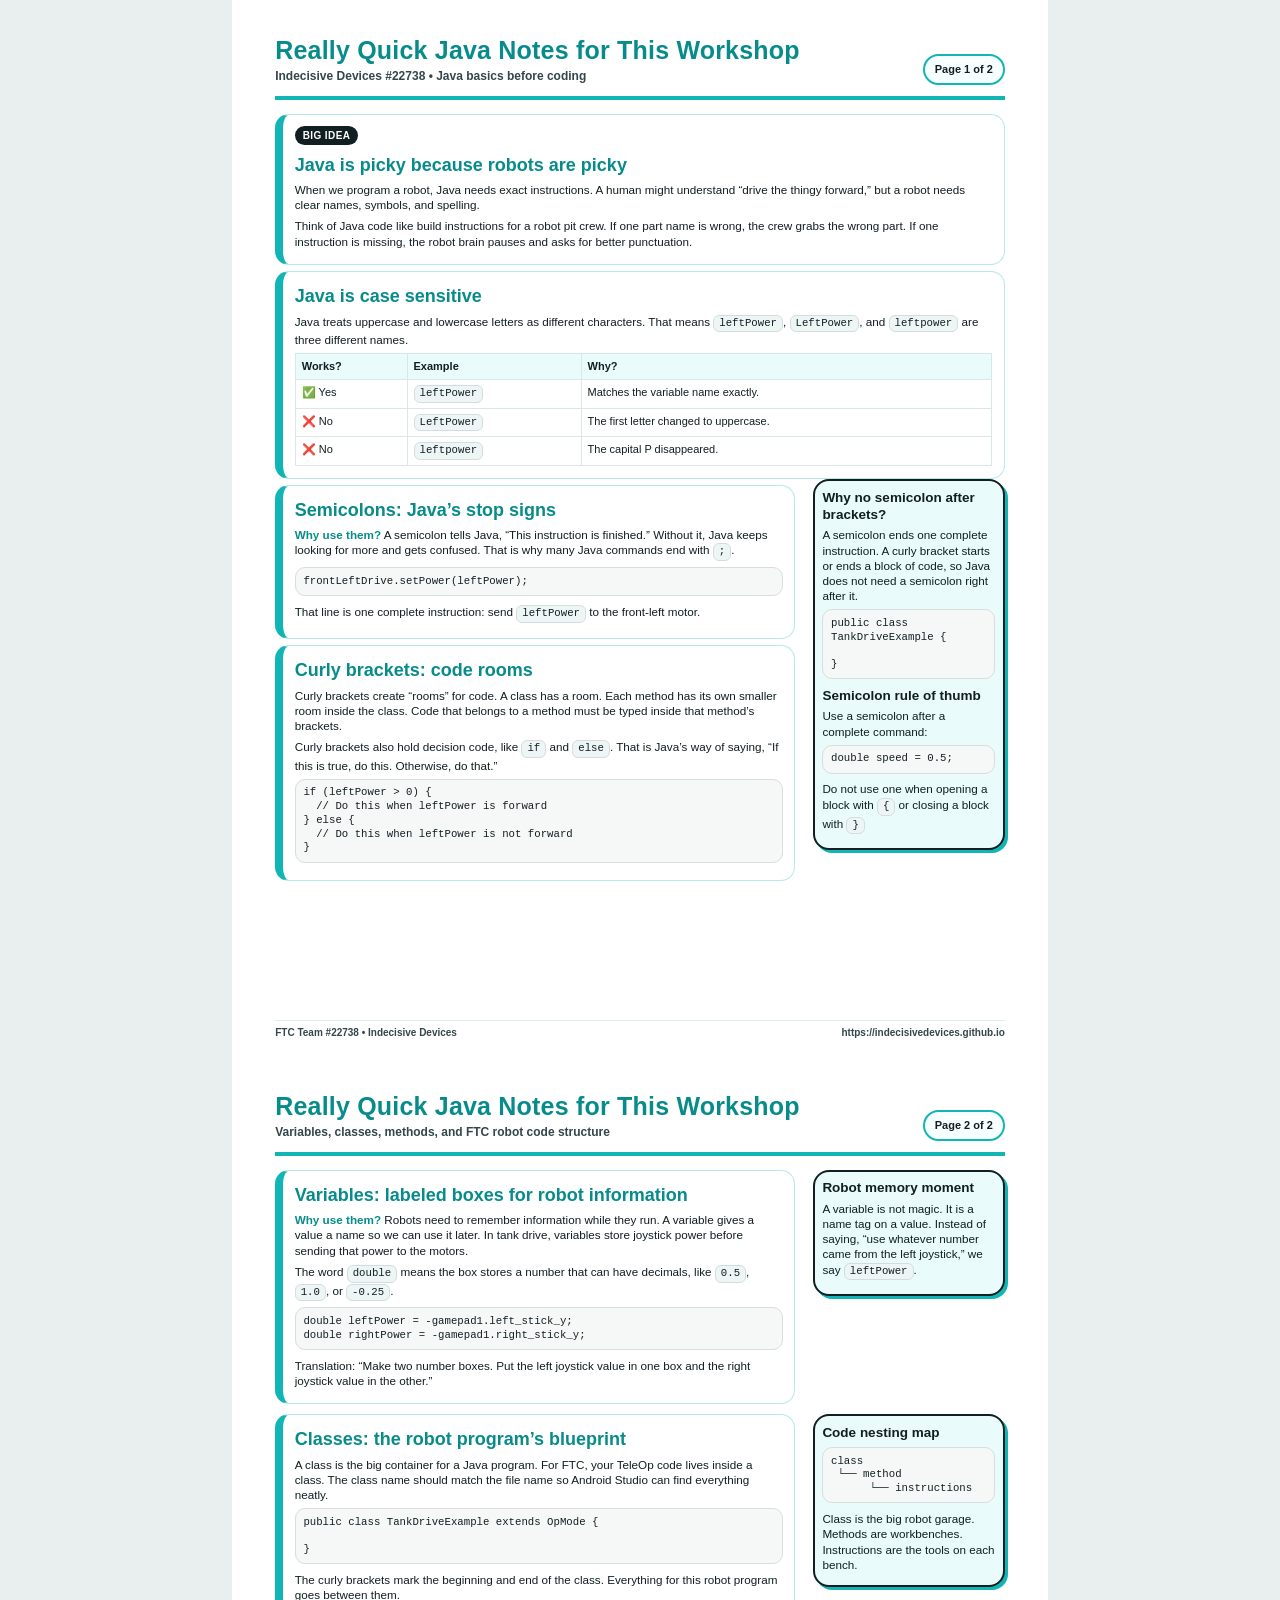
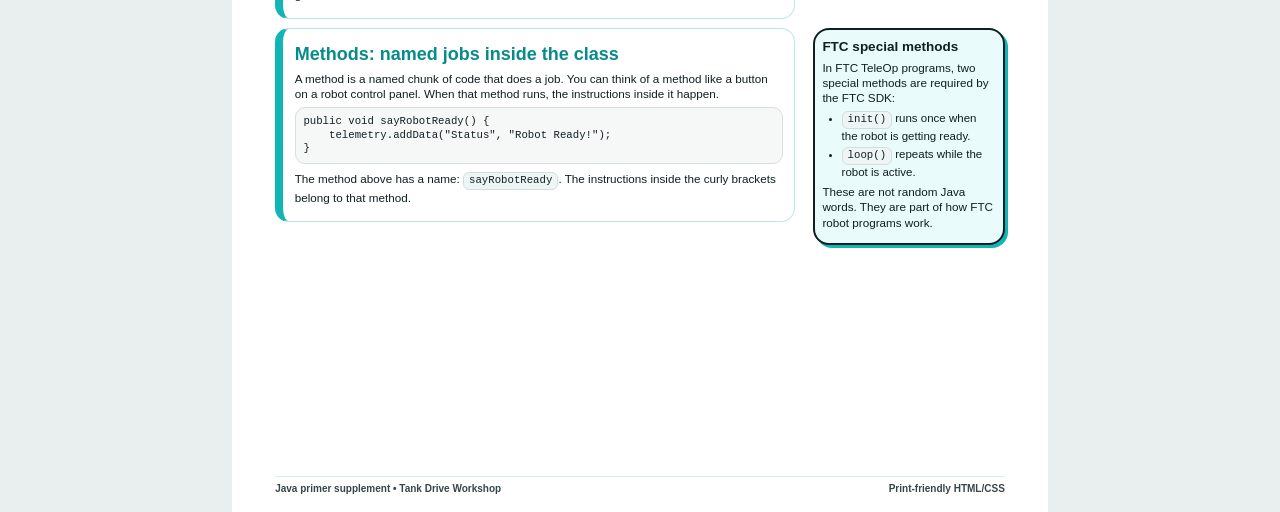
<file: TeamCode/FTC-Workshop/java_primer.html>
<!DOCTYPE html>
<html lang="en">
<head>
  <meta charset="UTF-8" />
  <meta name="viewport" content="width=device-width, initial-scale=1.0" />
  <title>Quick Java Notes for This FTC Workshop</title>
  <style>
    :root {
      --teal: #11b5b5;
      --teal-dark: #078b8b;
      --ink: #111f22;
      --soft-ink: #34464a;
      --paper: #ffffff;
      --panel: #eafbfb;
      --line: #b8e8e8;
      --code-bg: #f6f8f8;
      --red: #c94c59;
      --gold: #d9b64f;
    }

    * { box-sizing: border-box; }

    body {
      margin: 0;
      background: #e9eeee;
      color: var(--ink);
      font-family: Arial, Helvetica, sans-serif;
      line-height: 1.3;
    }

    .handout {
      width: 8.5in;
      margin: 0 auto;
      background: var(--paper);
    }

    .page {
      width: 8.5in;
      min-height: 11in;
      padding: 0.35in 0.45in 0.36in;
      background: var(--paper);
      page-break-after: always;
      position: relative;
      overflow: hidden;
    }

    .page:last-child { page-break-after: auto; }

    header {
      border-bottom: 4px solid var(--teal);
      padding-bottom: 0.12in;
      margin-bottom: 0.14in;
      display: grid;
      grid-template-columns: 1fr auto;
      gap: 0.18in;
      align-items: end;
    }

    h1 {
      margin: 0;
      color: var(--teal-dark);
      font-size: 25px;
      letter-spacing: 0.2px;
    }

    .subtitle {
      margin-top: 3px;
      color: var(--soft-ink);
      font-size: 12px;
      font-weight: 700;
    }

    .badge {
      border: 2px solid var(--teal);
      color: var(--ink);
      border-radius: 999px;
      padding: 6px 10px;
      font-size: 11px;
      font-weight: 800;
      white-space: nowrap;
      background: #f7ffff;
    }

    h2 {
      margin: 0.04in 0 0.05in;
      color: var(--teal-dark);
      font-size: 18px;
    }

    h3 {
      margin: 0 0 0.04in;
      font-size: 13.5px;
      color: var(--ink);
    }

    p {
      margin: 0 0 0.06in;
      font-size: 11.7px;
    }

    .pair {
      display: grid;
      grid-template-columns: 1.95fr 0.72fr;
      gap: 0.18in;
      align-items: start;
      margin-bottom: 0.10in;
    }

    .right-stack {
      display: flex;
      flex-direction: column;
      gap: 0.10in;
    }

    .empty-note { min-height: 1px; }

    .card {
      border: 1.5px solid var(--line);
      border-left: 8px solid var(--teal);
      border-radius: 14px;
      padding: 0.1in 0.12in;
      background: #ffffff;
    }

    .card.yellow {
      border-left-color: var(--gold);
      background: #fffdf2;
    }

    .card.red {
      border-left-color: var(--red);
      background: #fff8f9;
    }

    .side-note {
      border: 2px solid var(--ink);
      border-radius: 16px;
      padding: 0.08in;
      background: var(--panel);
      box-shadow: 3px 3px 0 var(--teal);
      font-size: 10.6px;
    }

    .tiny-label {
      display: inline-block;
      background: var(--ink);
      color: white;
      border-radius: 999px;
      padding: 3px 8px;
      font-size: 10px;
      font-weight: 800;
      letter-spacing: 0.4px;
      text-transform: uppercase;
      margin-bottom: 5px;
    }

    .code {
      background: var(--code-bg);
      border: 1px solid #d8dddd;
      border-radius: 10px;
      padding: 0.07in 0.08in;
      margin: 0.06in 0 0.08in;
      font-family: "Courier New", Courier, monospace;
      font-size: 10.7px;
      line-height: 1.28;
      white-space: pre-wrap;
    }

    .code .bad {
      color: var(--red);
      font-weight: 800;
    }

    .code .good {
      color: var(--teal-dark);
      font-weight: 800;
    }

    .why {
      font-weight: 800;
      color: var(--teal-dark);
    }

    ul {
      margin: 0.04in 0 0.05in 0.20in;
      padding: 0;
      font-size: 11.5px;
    }

    li { margin-bottom: 0.03in; }

    .footer {
      position: absolute;
      left: 0.45in;
      right: 0.45in;
      bottom: 0.18in;
      display: flex;
      justify-content: space-between;
      border-top: 1px solid #d7eeee;
      padding-top: 0.05in;
      font-size: 10px;
      color: var(--soft-ink);
      font-weight: 700;
    }

    .mini-table {
      width: 100%;
      border-collapse: collapse;
      font-size: 11px;
      margin: 0.06in 0 0.02in;
    }

    .mini-table th,
    .mini-table td {
      border: 1px solid #d9e7e7;
      padding: 5px 6px;
      vertical-align: top;
    }

    .mini-table th {
      background: #eafbfb;
      text-align: left;
      color: var(--ink);
    }

    .pill {
      display: inline-block;
      font-family: "Courier New", Courier, monospace;
      background: #eef5f5;
      border: 1px solid #d4dddd;
      border-radius: 6px;
      padding: 1px 5px;
      font-size: 10.7px;
    }

    @media print {
      body { background: white; }
      .handout { width: auto; }
      .page { margin: 0; box-shadow: none; }
    }
  </style>
</head>
<body>
  <main class="handout">
    <section class="page">
      <header>
        <div>
          <h1>Really Quick Java Notes for This Workshop</h1>
          <div class="subtitle">Indecisive Devices #22738 • Java basics before coding</div>
        </div>
        <div class="badge">Page 1 of 2</div>
      </header>
      <p>
        <div class="card">
          <span class="tiny-label">Big Idea</span>
          <h2>Java is picky because robots are picky</h2>
          <p>When we program a robot, Java needs exact instructions. A human might understand “drive the thingy forward,” but a robot needs clear names, symbols, and spelling.</p>
          <p>Think of Java code like build instructions for a robot pit crew. If one part name is wrong, the crew grabs the wrong part. If one instruction is missing, the robot brain pauses and asks for better punctuation.</p>
        </div>
      </p>
      <div class="card">
        <h2>Java is case sensitive</h2>
        <p>Java treats uppercase and lowercase letters as different characters. That means <span class="pill">leftPower</span>, <span class="pill">LeftPower</span>, and <span class="pill">leftpower</span> are three different names.</p>
        <table class="mini-table">
          <thead>
            <tr>
              <th>Works?</th>
              <th>Example</th>
              <th>Why?</th>
            </tr>
          </thead>
          <tbody>
            <tr>
              <td>✅ Yes</td>
              <td><span class="pill">leftPower</span></td>
              <td>Matches the variable name exactly.</td>
            </tr>
            <tr>
              <td>❌ No</td>
              <td><span class="pill">LeftPower</span></td>
              <td>The first letter changed to uppercase.</td>
            </tr>
            <tr>
              <td>❌ No</td>
              <td><span class="pill">leftpower</span></td>
              <td>The capital P disappeared.</td>
            </tr>
          </tbody>
        </table>
      </div>
      <div class="pair">
        <div>
            <p>
                <div class="card">
                    <h2>Semicolons: Java’s stop signs</h2>
                    <p><span class="why">Why use them?</span> A semicolon tells Java, “This instruction is finished.” Without it, Java keeps looking for more and gets confused. That is why many Java commands end with <span class="pill">;</span>.</p>
                    <div class="code">frontLeftDrive.setPower(leftPower);</div>
                    <p>That line is one complete instruction: send <span class="pill">leftPower</span> to the front-left motor.</p>
                </div>
            </p>
            <p>
                <div class="card">
                    <h2>Curly brackets: code rooms</h2>
                    <p>Curly brackets create “rooms” for code. A class has a room. Each method has its own smaller room inside the class. Code that belongs to a method must be typed inside that method’s brackets.</p>
                    <p>Curly brackets also hold decision code, like <span class="pill">if</span> and <span class="pill">else</span>. That is Java’s way of saying, “If this is true, do this. Otherwise, do that.”</p>
                    <div class="code">if (leftPower &gt; 0) {
  // Do this when leftPower is forward
} else {
  // Do this when leftPower is not forward
}</div>
                </div>
            </p>
        </div>
          <div class="right-stack">
              <aside class="side-note">
                  <h3>Why no semicolon after brackets?</h3>
                  <p>A semicolon ends one complete instruction. A curly bracket starts or ends a block of code, so Java does not need a semicolon right after it.</p>
                  <div class="code">public class TankDriveExample {

}</div>
                  <h3>Semicolon rule of thumb</h3>
                  <p>Use a semicolon after a complete command:</p>
                  <div class="code">double speed = 0.5;</div>
                  <p>Do not use one when opening a block with <span class="pill">{</span> or closing a block with <span class="pill">}</span></p>
              </aside>
          </div>
      </div>

      <div class="footer">
        <span>FTC Team #22738 • Indecisive Devices</span>
        <span>https://indecisivedevices.github.io</span>
      </div>
    </section>

    <section class="page">
      <header>
        <div>
          <h1>Really Quick Java Notes for This Workshop</h1>
          <div class="subtitle">Variables, classes, methods, and FTC robot code structure</div>
        </div>
        <div class="badge">Page 2 of 2</div>
      </header>

      <div class="pair">
        <div class="card">
          <h2>Variables: labeled boxes for robot information</h2>
          <p><span class="why">Why use them?</span> Robots need to remember information while they run. A variable gives a value a name so we can use it later. In tank drive, variables store joystick power before sending that power to the motors.</p>
          <p>The word <span class="pill">double</span> means the box stores a number that can have decimals, like <span class="pill">0.5</span>, <span class="pill">1.0</span>, or <span class="pill">-0.25</span>.</p>
          <div class="code">double leftPower = -gamepad1.left_stick_y;
double rightPower = -gamepad1.right_stick_y;</div>
          <p>Translation: “Make two number boxes. Put the left joystick value in one box and the right joystick value in the other.”</p>
        </div>
        <aside class="side-note">
          <h3>Robot memory moment</h3>
          <p>A variable is not magic. It is a name tag on a value. Instead of saying, “use whatever number came from the left joystick,” we say <span class="pill">leftPower</span>.</p>
        </aside>
      </div>

      <div class="pair">
        <div class="card">
          <h2>Classes: the robot program’s blueprint</h2>
          <p>A class is the big container for a Java program. For FTC, your TeleOp code lives inside a class. The class name should match the file name so Android Studio can find everything neatly.</p>
          <div class="code">public class TankDriveExample extends OpMode {

}</div>
          <p>The curly brackets mark the beginning and end of the class. Everything for this robot program goes between them.</p>
        </div>
        <aside class="side-note">
          <h3>Code nesting map</h3>
          <div class="code">class
 └── method
      └── instructions</div>
          <p>Class is the big robot garage. Methods are workbenches. Instructions are the tools on each bench.</p>
        </aside>
      </div>

      <div class="pair">
        <div class="card">
          <h2>Methods: named jobs inside the class</h2>
          <p>A method is a named chunk of code that does a job. You can think of a method like a button on a robot control panel. When that method runs, the instructions inside it happen.</p>
          <div class="code">public void sayRobotReady() {
    telemetry.addData("Status", "Robot Ready!");
}</div>
          <p>The method above has a name: <span class="pill">sayRobotReady</span>. The instructions inside the curly brackets belong to that method.</p>
        </div>
        <aside class="side-note">
          <h3>FTC special methods</h3>
          <p>In FTC TeleOp programs, two special methods are required by the FTC SDK:</p>
          <ul>
            <li><span class="pill">init()</span> runs once when the robot is getting ready.</li>
            <li><span class="pill">loop()</span> repeats while the robot is active.</li>
          </ul>
          <p>These are not random Java words. They are part of how FTC robot programs work.</p>
        </aside>
      </div>

      <div class="footer">
        <span>Java primer supplement • Tank Drive Workshop</span>
        <span>Print-friendly HTML/CSS</span>
      </div>
    </section>
  </main>
</body>
</html>
</file>
